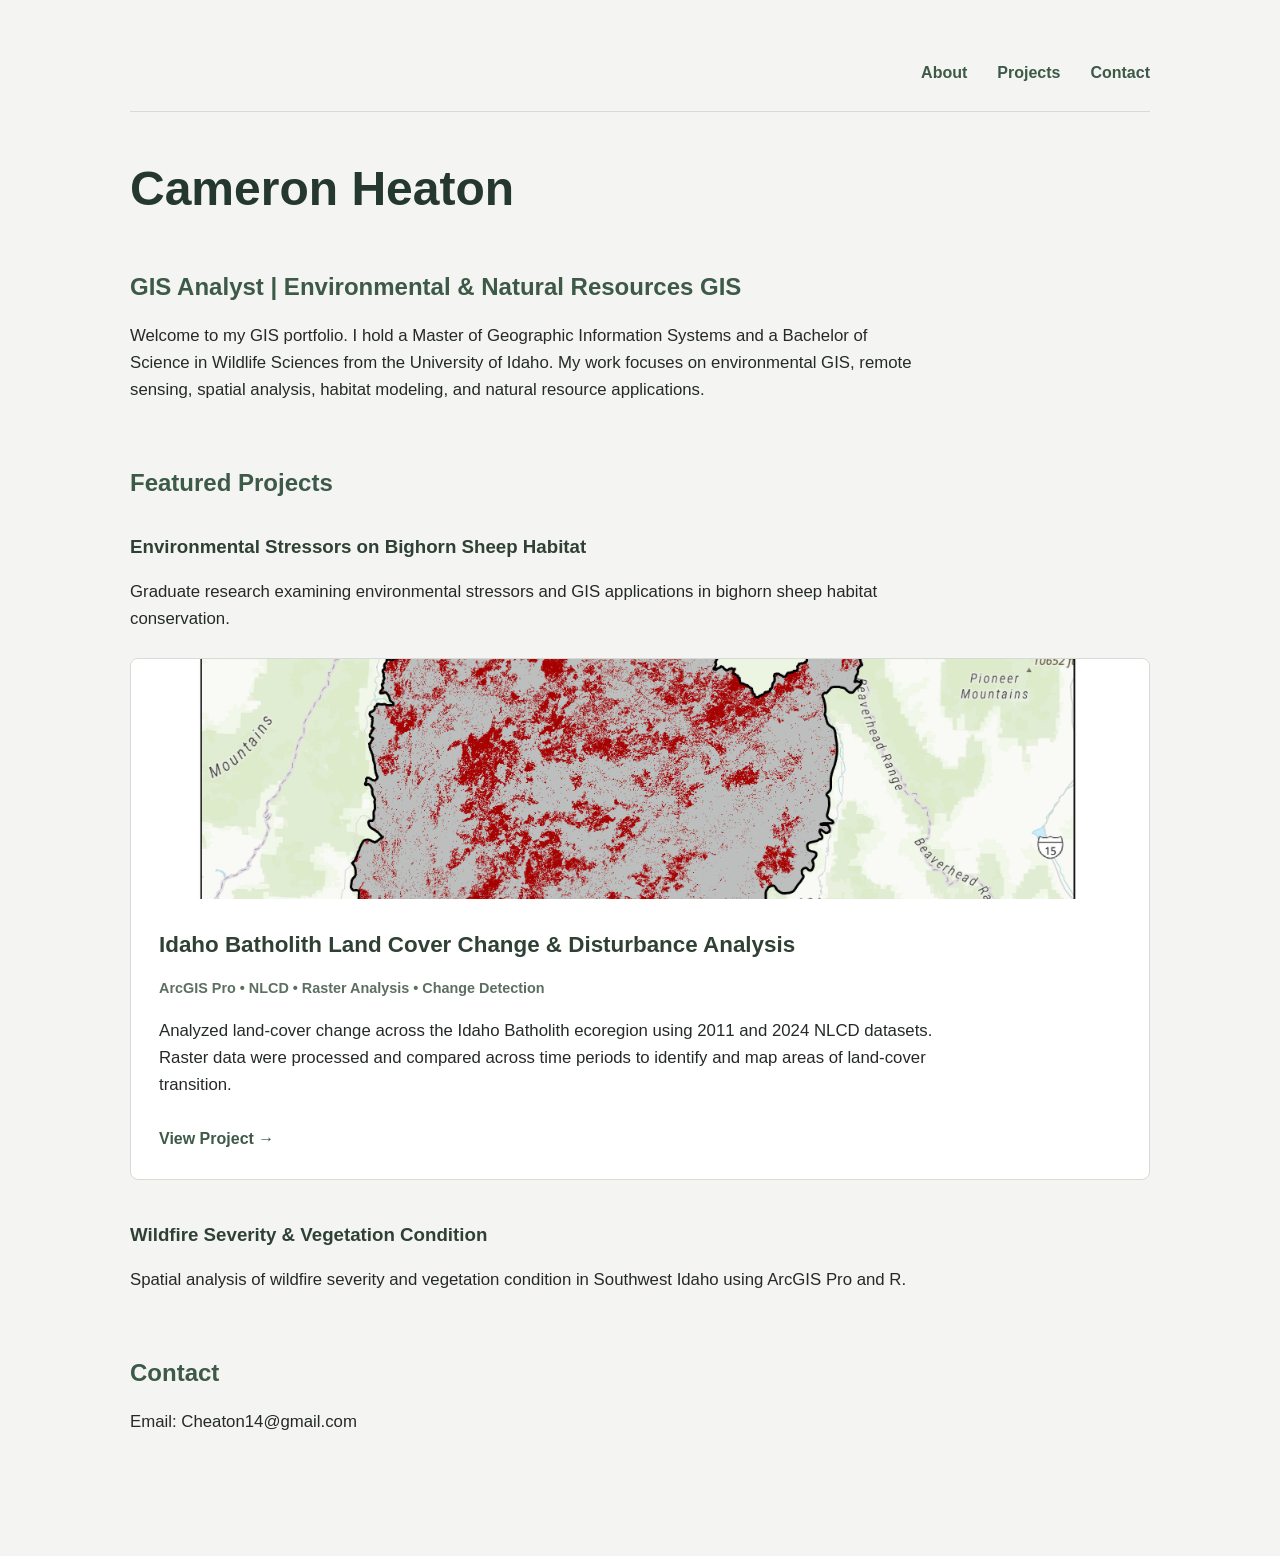
<file: index.html>
<!DOCTYPE html>
<html lang="en">

<head>
    <meta charset="UTF-8">
    <meta name="viewport" content="width=device-width, initial-scale=1.0">
    <title>Cameron Heaton | GIS Portfolio</title>
    <link rel="stylesheet" href="style.css">
</head>

<body>
<nav>
    <a href="#about">About</a>
    <a href="#projects">Projects</a>
    <a href="#contact">Contact</a>
</nav>
    <section id="about">

    <h1>Cameron Heaton</h1>
    <h2>GIS Analyst | Environmental & Natural Resources GIS</h2>

    <p>
        Welcome to my GIS portfolio. I hold a Master of Geographic Information Systems
        and a Bachelor of Science in Wildlife Sciences from the University of Idaho.
        My work focuses on environmental GIS, remote sensing, spatial analysis,
        habitat modeling, and natural resource applications.
    </p>

</section>

<section id="projects">

    <h2>Featured Projects</h2>

    <h3>Environmental Stressors on Bighorn Sheep Habitat</h3>
    <p>Graduate research examining environmental stressors and GIS applications in bighorn sheep habitat conservation.</p>

    <div class="project-card">

<img
    src="LandCoverChange.jpg"
    alt="Land cover change map of the Idaho Batholith from 2011 to 2024"
>
    <div class="project-content">

        <h3>Idaho Batholith Land Cover Change & Disturbance Analysis</h3>

        <p class="project-tools">
            ArcGIS Pro • NLCD • Raster Analysis • Change Detection
        </p>

        <p>
            Analyzed land-cover change across the Idaho Batholith ecoregion using
            2011 and 2024 NLCD datasets. Raster data were processed and compared
            across time periods to identify and map areas of land-cover transition.
        </p>

        <a href="projects/idaho-batholith.html" class="project-link">View Project →</a>

    </div>

</div>

    <h3>Wildfire Severity & Vegetation Condition</h3>
    <p>Spatial analysis of wildfire severity and vegetation condition in Southwest Idaho using ArcGIS Pro and R.</p>
</section>

<section id="contact">

    <h2>Contact</h2>

    <p>Email: Cheaton14@gmail.com</p>

</section>
</body>

</html>
</file>
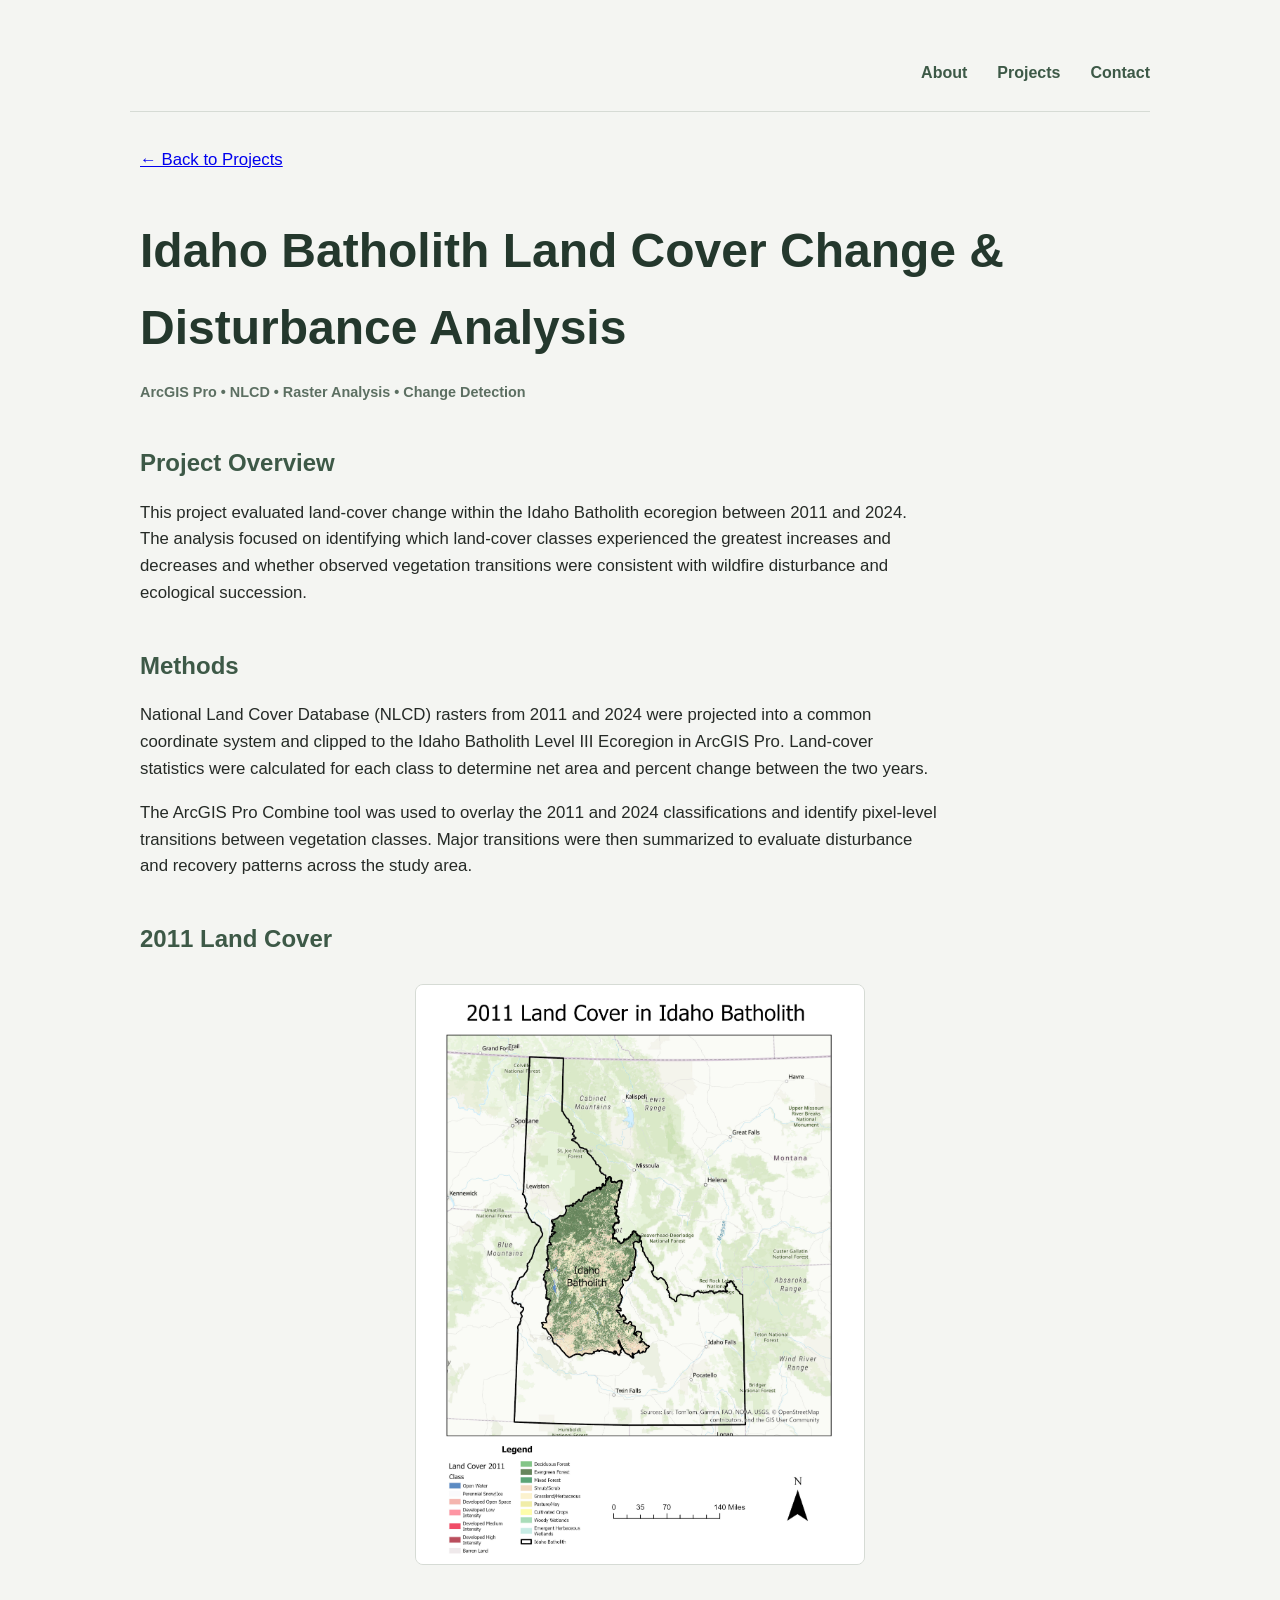
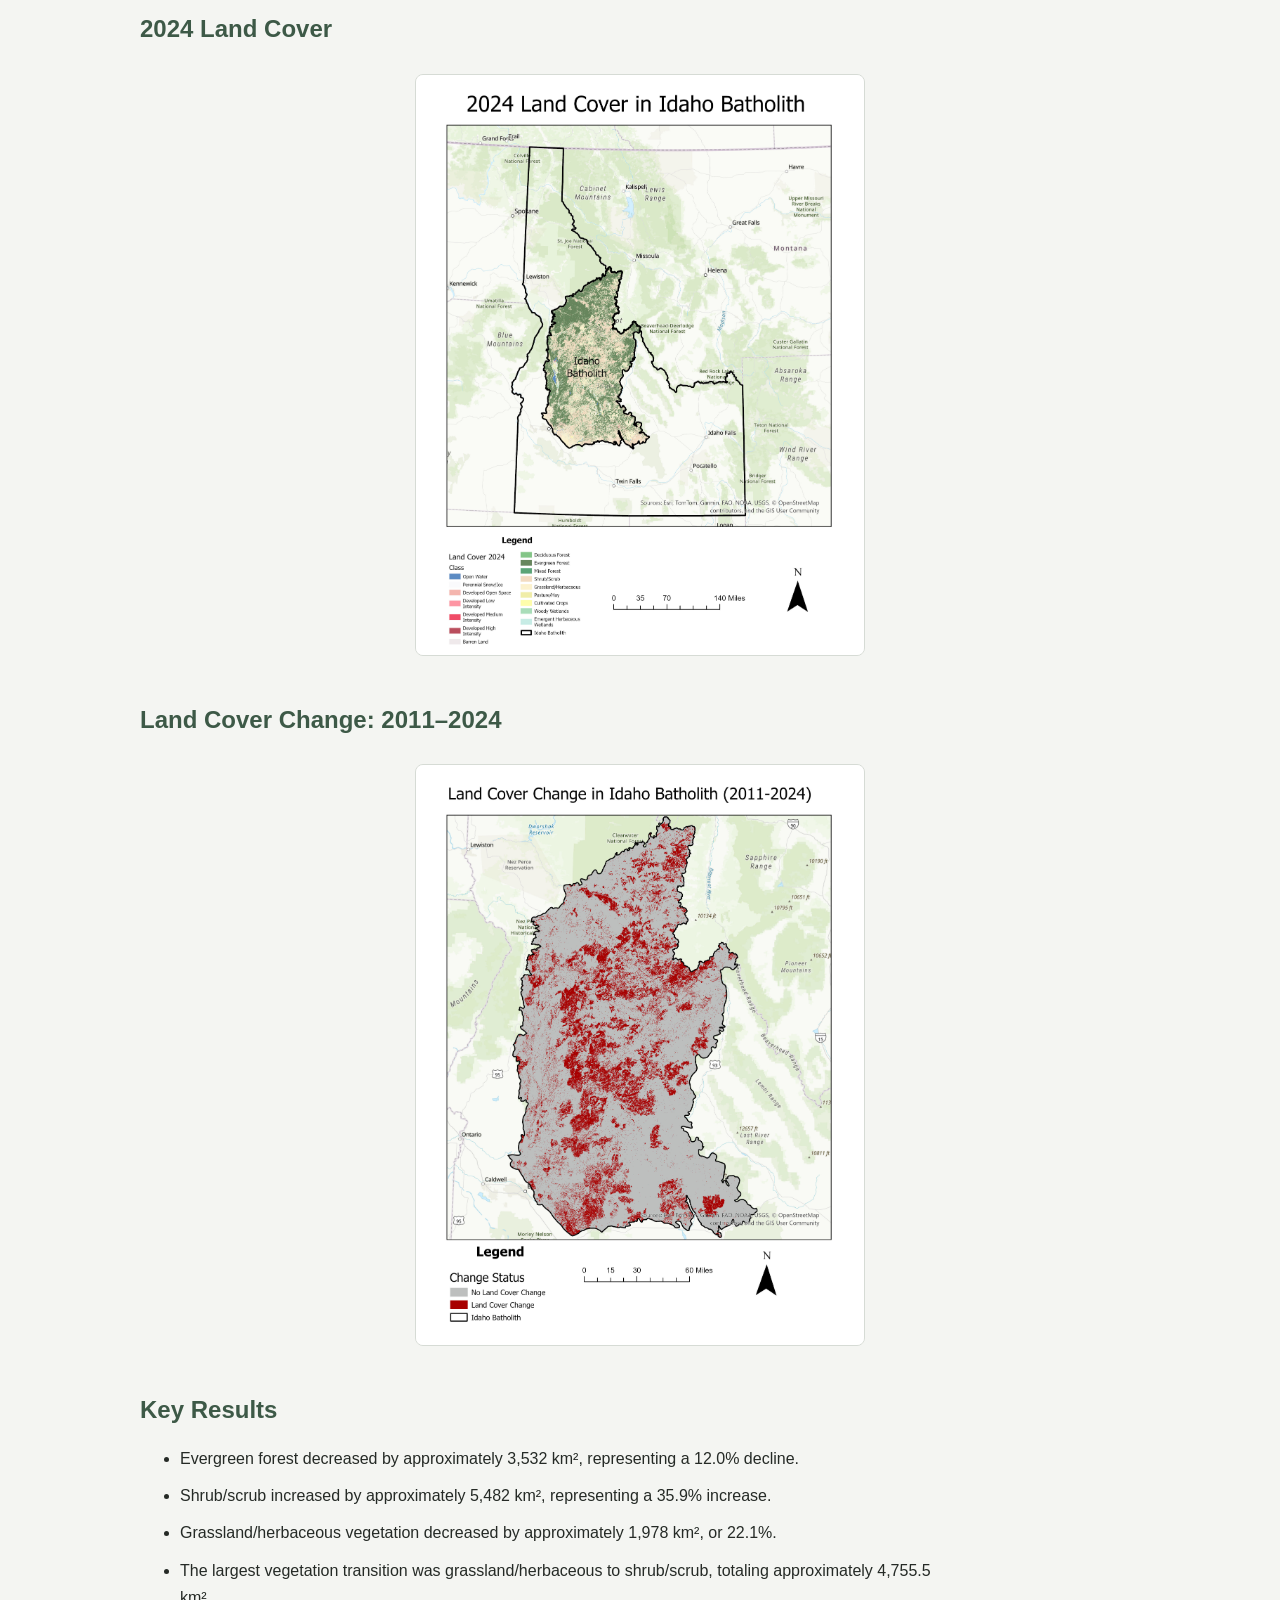
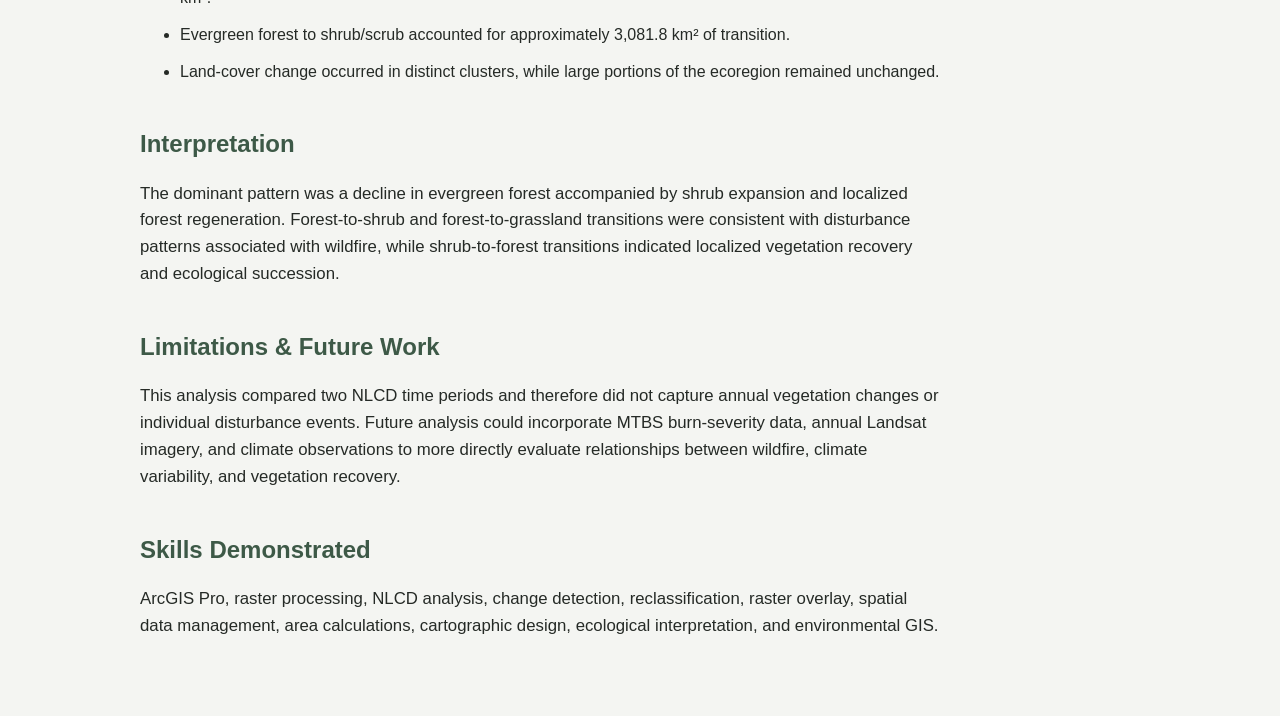
<file: projects/idaho-batholith.html>
<!DOCTYPE html>
<html lang="en">

<head>
    <meta charset="UTF-8">
    <meta name="viewport" content="width=device-width, initial-scale=1.0">
    <title>Idaho Batholith Land Cover Change | Cameron Heaton</title>

    <link rel="stylesheet" href="../style.css">
</head>

<body>

    <nav>
        <a href="../index.html#about">About</a>
        <a href="../index.html#projects">Projects</a>
        <a href="../index.html#contact">Contact</a>
    </nav>

    <section class="project-page">

        <p>
            <a href="../index.html#projects">← Back to Projects</a>
        </p>

        <h1>Idaho Batholith Land Cover Change & Disturbance Analysis</h1>

        <p class="project-tools">
            ArcGIS Pro • NLCD • Raster Analysis • Change Detection
        </p>

        <h2>Project Overview</h2>

        <p>
            This project evaluated land-cover change within the Idaho Batholith
            ecoregion between 2011 and 2024. The analysis focused on identifying
            which land-cover classes experienced the greatest increases and decreases
            and whether observed vegetation transitions were consistent with wildfire
            disturbance and ecological succession.
        </p>

        <h2>Methods</h2>

        <p>
            National Land Cover Database (NLCD) rasters from 2011 and 2024 were
            projected into a common coordinate system and clipped to the Idaho Batholith
            Level III Ecoregion in ArcGIS Pro. Land-cover statistics were calculated
            for each class to determine net area and percent change between the two
            years.
        </p>

        <p>
            The ArcGIS Pro Combine tool was used to overlay the 2011 and 2024
            classifications and identify pixel-level transitions between vegetation
            classes. Major transitions were then summarized to evaluate disturbance
            and recovery patterns across the study area.
        </p>

        <h2>2011 Land Cover</h2>

        <img
            class="project-map"
            src="../LandCover2011.jpg"
            alt="2011 NLCD land cover map for the Idaho Batholith ecoregion"
        >

        <h2>2024 Land Cover</h2>

        <img
            class="project-map"
            src="../LandCover2024.jpg"
            alt="2024 NLCD land cover map for the Idaho Batholith ecoregion"
        >

        <h2>Land Cover Change: 2011–2024</h2>

        <img
            class="project-map"
            src="../LandCoverChange.jpg"
            alt="Map showing areas of land cover change within the Idaho Batholith from 2011 to 2024"
        >

        <h2>Key Results</h2>

        <ul>
            <li>
                Evergreen forest decreased by approximately 3,532 km²,
                representing a 12.0% decline.
            </li>

            <li>
                Shrub/scrub increased by approximately 5,482 km²,
                representing a 35.9% increase.
            </li>

            <li>
                Grassland/herbaceous vegetation decreased by approximately
                1,978 km², or 22.1%.
            </li>

            <li>
                The largest vegetation transition was grassland/herbaceous
                to shrub/scrub, totaling approximately 4,755.5 km².
            </li>

            <li>
                Evergreen forest to shrub/scrub accounted for approximately
                3,081.8 km² of transition.
            </li>

            <li>
                Land-cover change occurred in distinct clusters, while large
                portions of the ecoregion remained unchanged.
            </li>
        </ul>

        <h2>Interpretation</h2>

        <p>
            The dominant pattern was a decline in evergreen forest accompanied
            by shrub expansion and localized forest regeneration. Forest-to-shrub
            and forest-to-grassland transitions were consistent with disturbance
            patterns associated with wildfire, while shrub-to-forest transitions
            indicated localized vegetation recovery and ecological succession.
        </p>

        <h2>Limitations & Future Work</h2>

        <p>
            This analysis compared two NLCD time periods and therefore did not
            capture annual vegetation changes or individual disturbance events.
            Future analysis could incorporate MTBS burn-severity data, annual
            Landsat imagery, and climate observations to more directly evaluate
            relationships between wildfire, climate variability, and vegetation
            recovery.
        </p>

        <h2>Skills Demonstrated</h2>

        <p>
            ArcGIS Pro, raster processing, NLCD analysis, change detection,
            reclassification, raster overlay, spatial data management, area
            calculations, cartographic design, ecological interpretation,
            and environmental GIS.
        </p>

    </section>

</body>

</html>
</file>
<file: style.css>
/* ---------- Basic Page Setup ---------- */

* {
    box-sizing: border-box;
}

body {
    margin: 0 auto;
    max-width: 1100px;
    padding: 60px 40px;
    font-family: Arial, Helvetica, sans-serif;
    background-color: #f4f5f2;
    color: #252a26;
    line-height: 1.6;
}


/* ---------- Headings ---------- */

h1 {
    font-size: 3rem;
    margin-bottom: 5px;
    color: #24382d;
}

h2 {
    color: #3d5947;
    margin-top: 40px;
    margin-bottom: 15px;
}

h3 {
    color: #2f4035;
    margin-top: 30px;
    margin-bottom: 5px;
}


/* ---------- Paragraphs ---------- */

p {
    max-width: 800px;
    font-size: 1.05rem;
}


/* ---------- Navigation ---------- */

nav {
    display: flex;
    justify-content: flex-end;
    gap: 30px;
    padding-bottom: 25px;
    margin-bottom: 35px;
    border-bottom: 1px solid #d6dbd5;
}

nav a {
    color: #3d5947;
    text-decoration: none;
    font-size: 1rem;
    font-weight: 600;
}

nav a:hover {
    color: #1f3026;
    text-decoration: underline;
}


/* ---------- Sections ---------- */

section {
    margin-bottom: 60px;
}


/* ---------- Smooth Scrolling ---------- */

html {
    scroll-behavior: smooth;
}


/* ---------- Project Cards ---------- */

.project-card {
    width: 100%;
    background-color: #ffffff;
    border: 1px solid #d6dbd5;
    border-radius: 8px;
    overflow: hidden;
    margin: 25px 0 40px 0;
}

.project-card img {
    display: block;
    width: 100%;
    height: 240px;
    object-fit: cover;
    object-position: center 40%;
}

.project-content {
    padding: 28px;
}

.project-content h3 {
    margin-top: 0;
    font-size: 1.4rem;
}

.project-tools {
    color: #5c6f62;
    font-size: 0.9rem;
    font-weight: 600;
    margin-bottom: 18px;
}

.project-link {
    display: inline-block;
    margin-top: 10px;
    color: #3d5947;
    text-decoration: none;
    font-weight: 700;
}

.project-link:hover {
    text-decoration: underline;
}


/* ---------- Mobile Devices ---------- */

@media (max-width: 700px) {

    body {
        padding: 30px 20px;
    }

    h1 {
        font-size: 2.3rem;
    }

    nav {
        justify-content: center;
        gap: 20px;
    }

    .project-card img {
        height: 200px;
    }

    .project-content {
        padding: 20px;
    }
}
/* ---------- Individual Project Pages ---------- */

.project-page {
    max-width: 1000px;
    margin: 0 auto;
}

.project-map {
    display: block;
    width: 100%;
    max-width: 450px;
    height: auto;
    margin: 25px auto 45px auto;
    border: 1px solid #d6dbd5;
    border-radius: 8px;
}

.project-page ul {
    max-width: 800px;
    line-height: 1.7;
}

.project-page li {
    margin-bottom: 10px;
}

/* ---------- Project Pages on Mobile ---------- */

@media (max-width: 700px) {
    .project-map {
        width: 100%;
        height: auto;
        margin: 20px auto 35px auto;
    }
}
</file>
